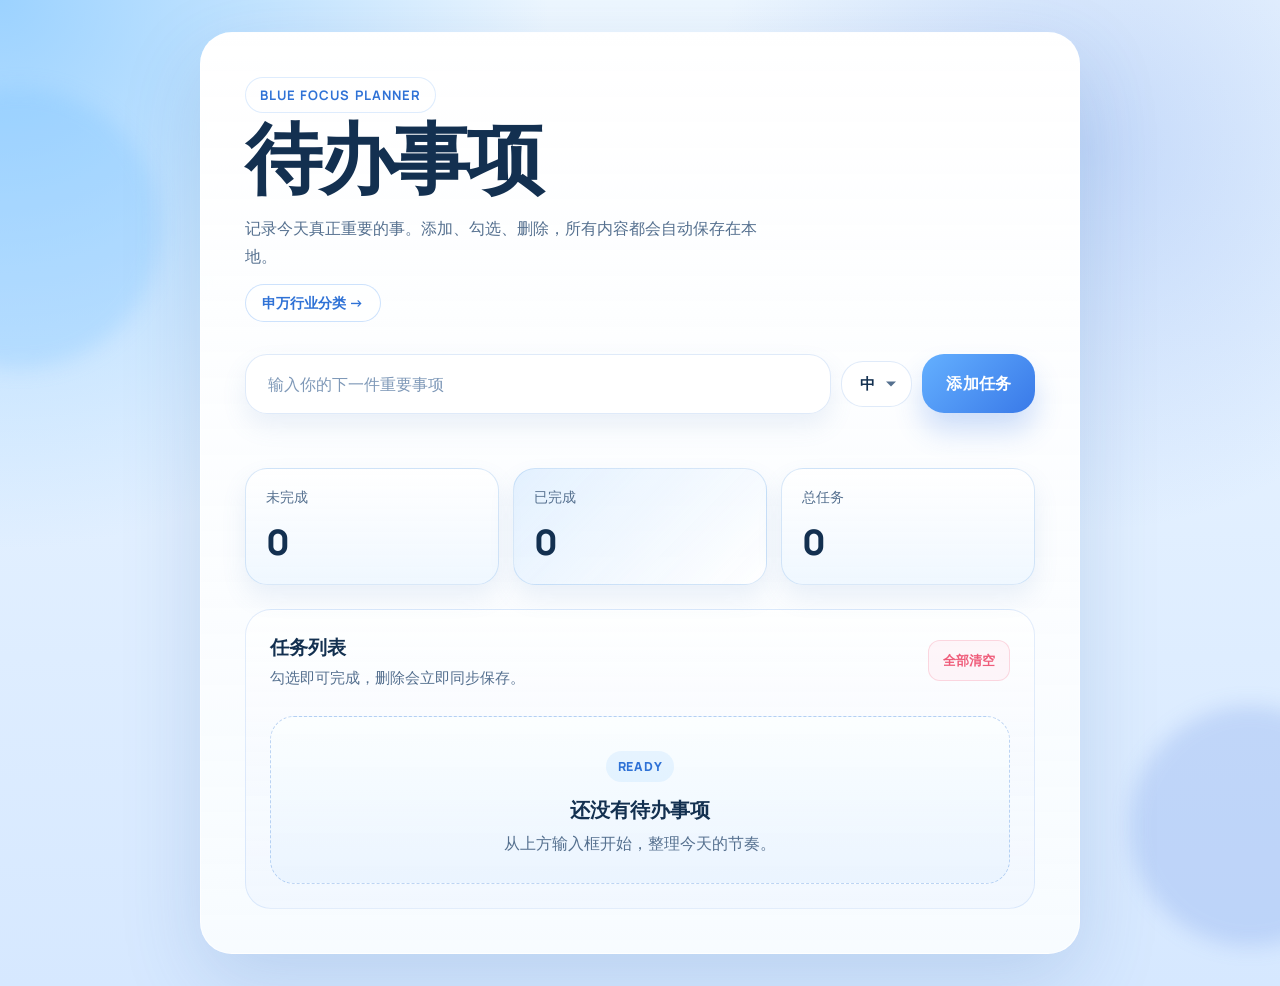
<file: index.html>
<!DOCTYPE html>
<html lang="zh-CN">
  <head>
    <meta charset="UTF-8" />
    <meta name="viewport" content="width=device-width, initial-scale=1.0" />
    <title>清波待办</title>
    <meta
      name="description"
      content="一个清新现代的待办事项应用，支持本地存储、任务统计与响应式布局。"
    />
    <link rel="preconnect" href="https://fonts.googleapis.com" />
    <link rel="preconnect" href="https://fonts.gstatic.com" crossorigin />
    <link
      href="https://fonts.googleapis.com/css2?family=Cormorant+Garamond:wght@500;600;700&family=Manrope:wght@400;500;600;700;800&display=swap"
      rel="stylesheet"
    />
    <link rel="stylesheet" href="./style.css" />
  </head>
  <body>
    <div class="page-shell">
      <div class="ambient ambient-left" aria-hidden="true"></div>
      <div class="ambient ambient-right" aria-hidden="true"></div>

      <main class="app-card">
        <header class="hero">
          <p class="eyebrow">Blue Focus Planner</p>
          <h1>待办事项</h1>
          <p class="hero-copy">
            记录今天真正重要的事。添加、勾选、删除，所有内容都会自动保存在本地。
          </p>
          <nav class="page-nav" aria-label="页面导航">
            <a class="page-nav-link" href="./industry-picker.html">申万行业分类 →</a>
          </nav>
        </header>

        <section class="composer" aria-label="添加待办事项">
          <div class="composer-row">
            <label class="sr-only" for="todo-input">输入任务内容</label>
            <input
              id="todo-input"
              class="todo-input"
              type="text"
              placeholder="输入你的下一件重要事项"
              maxlength="120"
            />
            <div class="priority-select">
              <label class="sr-only" for="priority-input">选择优先级</label>
              <select id="priority-input" class="priority-input">
                <option value="low">低</option>
                <option value="medium" selected>中</option>
                <option value="high">高</option>
              </select>
            </div>
            <button id="add-button" class="add-button" type="button">添加任务</button>
          </div>
        </section>

        <p id="feedback" class="feedback" aria-live="polite"></p>

        <section class="stats-grid" aria-label="任务统计">
          <article class="stat-card">
            <span class="stat-label">未完成</span>
            <strong id="pending-count" class="stat-value">0</strong>
          </article>
          <article class="stat-card stat-card-accent">
            <span class="stat-label">已完成</span>
            <strong id="completed-count" class="stat-value">0</strong>
          </article>
          <article class="stat-card">
            <span class="stat-label">总任务</span>
            <strong id="total-count" class="stat-value">0</strong>
          </article>
        </section>

        <section class="list-panel" aria-label="任务列表">
          <div class="list-head">
            <div>
              <h2>任务列表</h2>
              <p>勾选即可完成，删除会立即同步保存。</p>
            </div>
            <button id="clear-all-button" class="clear-all-button" type="button">
              全部清空
            </button>
          </div>

          <ul id="todo-list" class="todo-list"></ul>

          <div id="empty-state" class="empty-state">
            <span class="empty-badge">Ready</span>
            <h3>还没有待办事项</h3>
            <p>从上方输入框开始，整理今天的节奏。</p>
          </div>
        </section>
      </main>
    </div>

    <script src="./script.js"></script>
  </body>
</html>
</file>
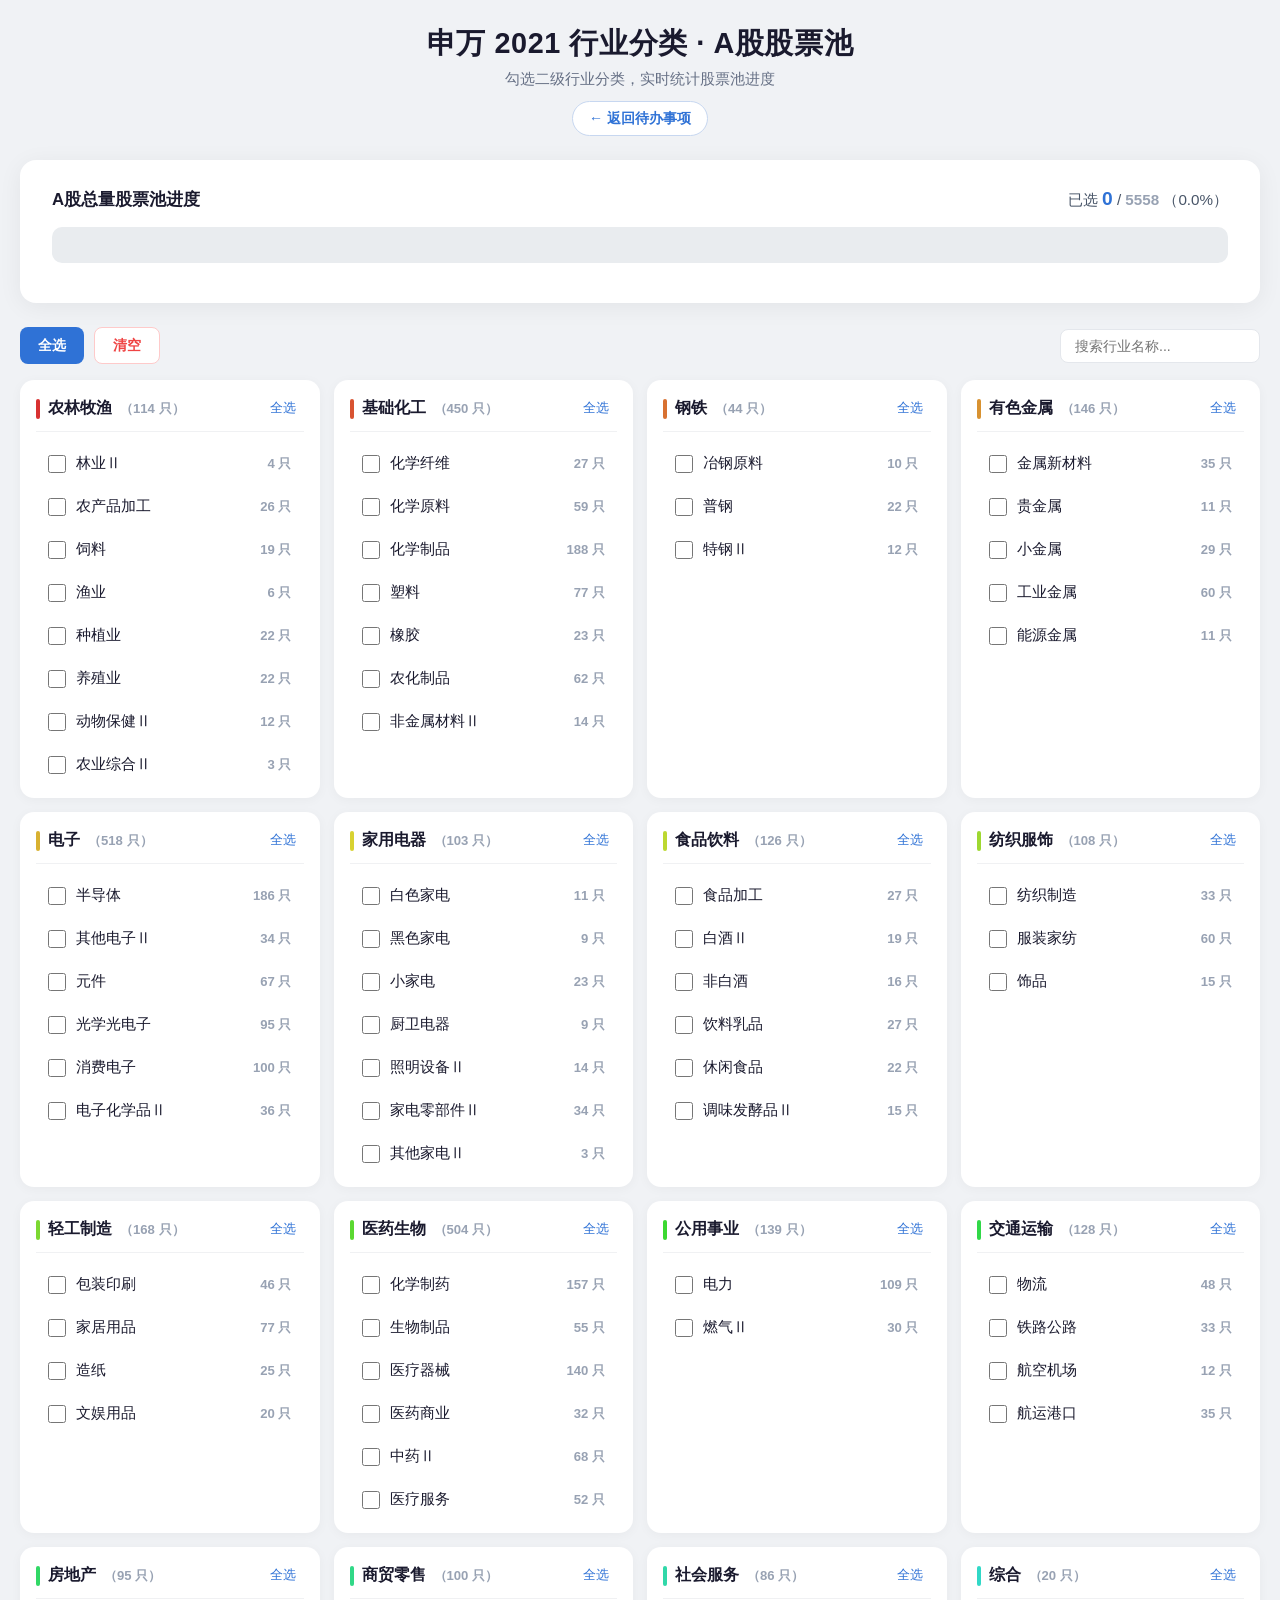
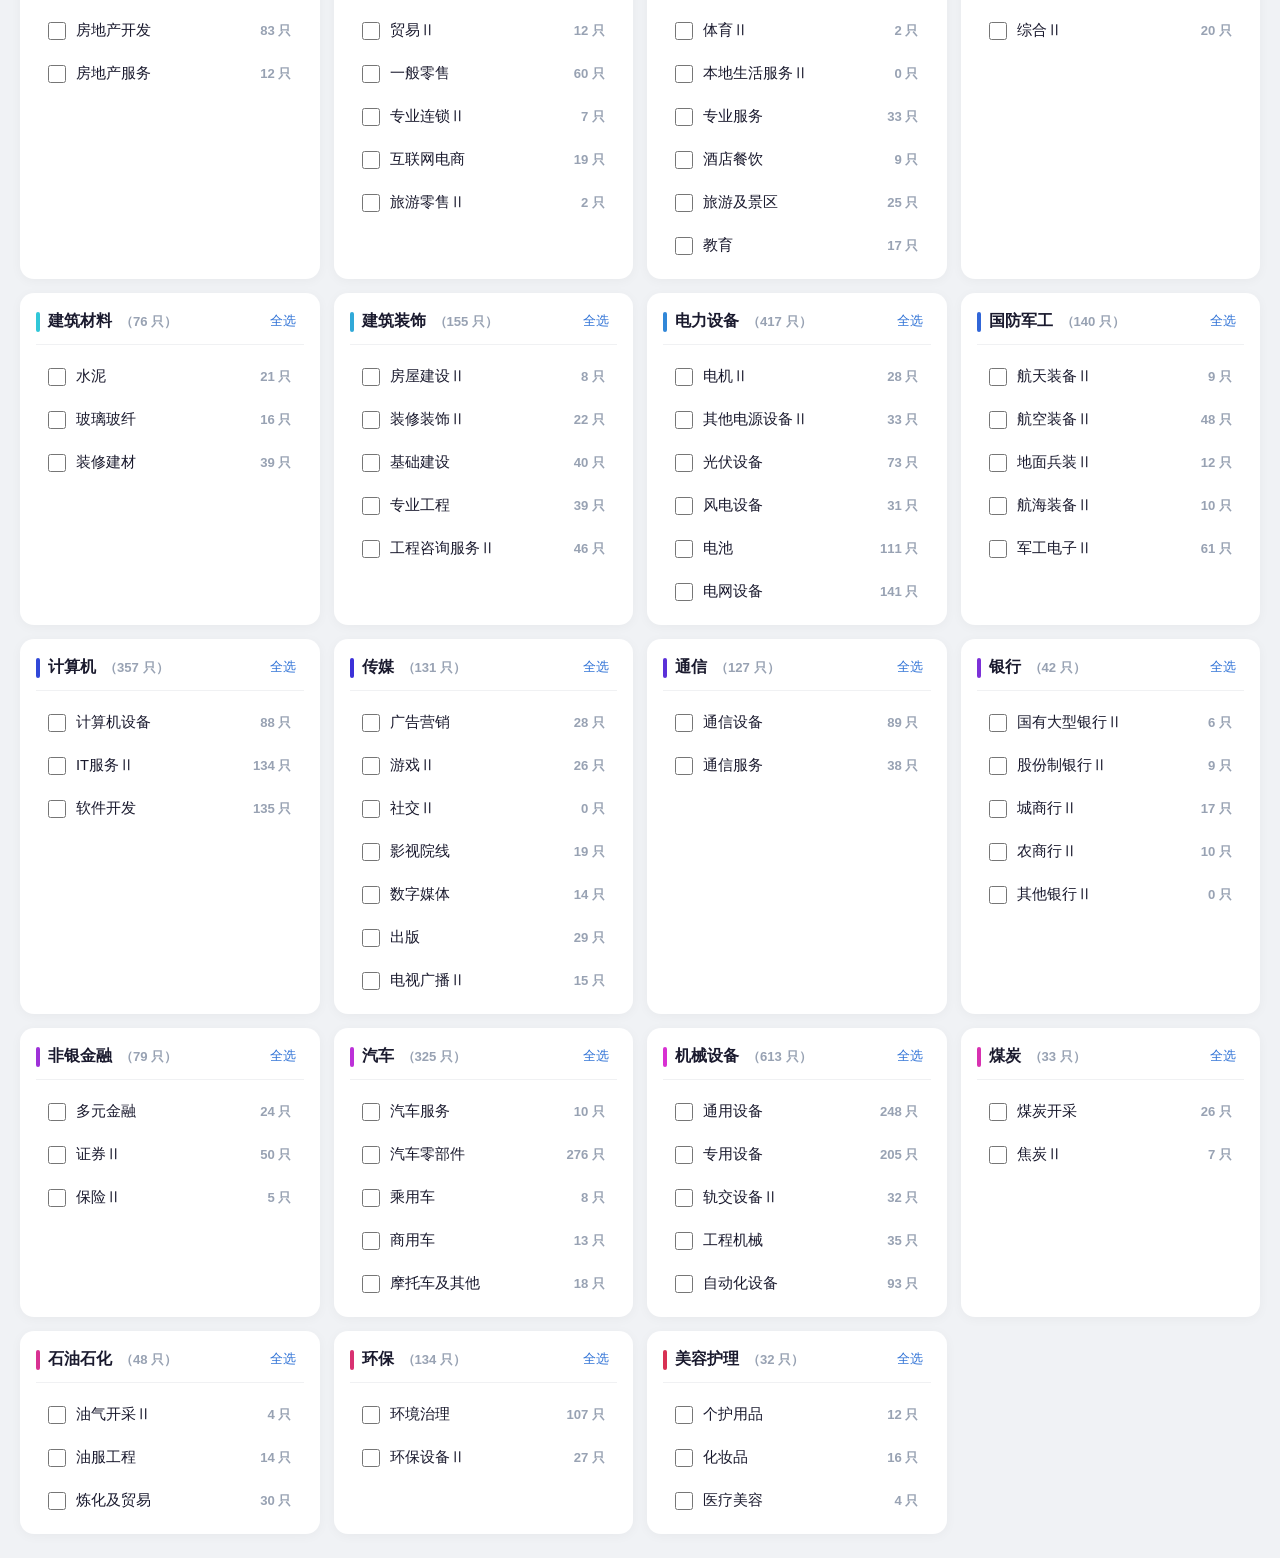
<file: industry-picker.html>
<!DOCTYPE html>
<html lang="zh-CN">
<head>
<meta charset="UTF-8" />
<meta name="viewport" content="width=device-width, initial-scale=1.0" />
<title>申万行业分类 - A股股票池</title>
<style>
* { box-sizing: border-box; margin: 0; padding: 0; }

body {
  font-family: -apple-system, BlinkMacSystemFont, "Segoe UI", "Noto Sans SC", "PingFang SC", sans-serif;
  background: #f0f2f5;
  color: #1a1a2e;
  min-height: 100vh;
  padding: 24px 20px;
}

.container {
  width: 100%;
  max-width: none;
  margin: 0 auto;
}

/* ===== 顶部标题 ===== */
.header {
  text-align: center;
  margin-bottom: 24px;
}
.header h1 {
  font-size: 1.8rem;
  font-weight: 800;
  letter-spacing: 0.02em;
}
.header p {
  margin-top: 6px;
  color: #667085;
  font-size: 0.92rem;
}
.back-link {
  display: inline-block;
  margin-top: 12px;
  padding: 7px 16px;
  border: 1px solid #c7d7f0;
  border-radius: 999px;
  background: #fff;
  color: #2f72d6;
  font-size: 0.88rem;
  font-weight: 600;
  text-decoration: none;
  transition: box-shadow 0.2s ease, transform 0.2s ease;
}
.back-link:hover {
  transform: translateY(-1px);
  box-shadow: 0 4px 12px rgba(47, 114, 214, 0.12);
}

/* ===== 进度条区域 ===== */
.progress-section {
  background: #fff;
  border-radius: 16px;
  padding: 28px 32px;
  box-shadow: 0 4px 24px rgba(0,0,0,0.06);
  margin-bottom: 24px;
}
.progress-header {
  display: flex;
  align-items: baseline;
  justify-content: space-between;
  margin-bottom: 16px;
}
.progress-title {
  font-size: 1.05rem;
  font-weight: 700;
}
.progress-stats {
  font-size: 0.95rem;
  color: #475467;
}
.progress-stats .selected-count {
  font-weight: 800;
  font-size: 1.2rem;
  color: #2f72d6;
}
.progress-stats .total-count {
  font-weight: 600;
  color: #98a2b3;
}

.progress-bar {
  width: 100%;
  height: 36px;
  background: #e9ecef;
  border-radius: 10px;
  overflow: hidden;
  display: flex;
  position: relative;
  transition: box-shadow 0.2s ease;
}
.progress-bar:hover {
  box-shadow: 0 0 0 2px rgba(47,114,214,0.15);
}
.progress-segment {
  height: 100%;
  display: flex;
  align-items: center;
  justify-content: center;
  font-size: 0.72rem;
  color: #fff;
  font-weight: 600;
  text-shadow: 0 1px 3px rgba(0,0,0,0.3);
  white-space: nowrap;
  overflow: hidden;
  text-overflow: ellipsis;
  transition: width 0.3s ease, opacity 0.2s ease;
  cursor: default;
  position: relative;
}
.progress-segment:hover {
  opacity: 0.85;
}
.progress-segment .seg-tooltip {
  display: none;
  position: absolute;
  bottom: 100%;
  left: 50%;
  transform: translateX(-50%);
  background: #1a1a2e;
  color: #fff;
  padding: 6px 12px;
  border-radius: 6px;
  font-size: 0.8rem;
  white-space: nowrap;
  z-index: 100;
  margin-bottom: 6px;
  font-weight: 400;
  text-shadow: none;
}
.progress-segment:hover .seg-tooltip {
  display: block;
}

.progress-legend {
  margin-top: 12px;
  display: flex;
  flex-wrap: wrap;
  gap: 8px;
}
.legend-item {
  display: inline-flex;
  align-items: center;
  gap: 6px;
  font-size: 0.82rem;
  color: #475467;
  cursor: pointer;
  padding: 4px 10px;
  border-radius: 999px;
  background: #f7f9fc;
  transition: background 0.2s ease;
}
.legend-item:hover {
  background: #eef2f7;
}
.legend-item.is-checked {
  background: #e8f0fe;
}
.legend-dot {
  width: 12px;
  height: 12px;
  border-radius: 3px;
  flex-shrink: 0;
}

/* ===== 工具栏 ===== */
.toolbar {
  display: flex;
  align-items: center;
  justify-content: space-between;
  margin-bottom: 16px;
  flex-wrap: wrap;
  gap: 12px;
}
.toolbar-left {
  display: flex;
  gap: 10px;
}
.btn {
  padding: 8px 18px;
  border: none;
  border-radius: 8px;
  font-size: 0.88rem;
  font-weight: 600;
  cursor: pointer;
  transition: all 0.2s ease;
}
.btn-select-all {
  background: #2f72d6;
  color: #fff;
}
.btn-select-all:hover { background: #1e5fb8; }
.btn-clear {
  background: #fff;
  color: #ef4444;
  border: 1px solid #fecaca;
}
.btn-clear:hover { background: #fef2f2; }
.toolbar-search {
  padding: 8px 14px;
  border: 1px solid #e4e7ec;
  border-radius: 8px;
  font-size: 0.88rem;
  width: 200px;
  outline: none;
  transition: border-color 0.2s ease;
}
.toolbar-search:focus {
  border-color: #2f72d6;
}

/* ===== 行业分组区域 ===== */
.industry-groups {
  display: grid;
  grid-template-columns: repeat(auto-fill, minmax(260px, 1fr));
  gap: 14px;
}
.industry-group {
  background: #fff;
  border-radius: 14px;
  padding: 16px;
  box-shadow: 0 2px 12px rgba(0,0,0,0.04);
  transition: box-shadow 0.2s ease;
}
.industry-group:hover {
  box-shadow: 0 4px 20px rgba(0,0,0,0.08);
}
.group-header {
  display: flex;
  align-items: center;
  justify-content: space-between;
  margin-bottom: 14px;
  padding-bottom: 10px;
  border-bottom: 1px solid #f0f1f3;
}
.group-title {
  display: flex;
  align-items: center;
  gap: 8px;
  font-size: 1rem;
  font-weight: 700;
}
.group-color-bar {
  width: 4px;
  height: 20px;
  border-radius: 2px;
}
.group-count {
  font-size: 0.82rem;
  color: #98a2b3;
}
.group-select-btn {
  font-size: 0.8rem;
  color: #2f72d6;
  background: none;
  border: none;
  cursor: pointer;
  padding: 4px 8px;
  border-radius: 4px;
  transition: background 0.2s ease;
}
.group-select-btn:hover {
  background: #e8f0fe;
}

.industry-items {
  display: flex;
  flex-direction: column;
  gap: 8px;
}
.industry-item {
  display: flex;
  align-items: center;
  gap: 10px;
  padding: 8px 12px;
  border-radius: 8px;
  cursor: pointer;
  transition: background 0.15s ease;
}
.industry-item:hover {
  background: #f7f9fc;
}
.industry-item input[type="checkbox"] {
  width: 18px;
  height: 18px;
  cursor: pointer;
  accent-color: var(--item-color, #2f72d6);
  flex-shrink: 0;
}
.industry-item .item-name {
  font-size: 0.92rem;
  flex: 1;
}
.industry-item .item-count {
  font-size: 0.82rem;
  color: #98a2b3;
  font-weight: 600;
}

@media (max-width: 760px) {
  .industry-groups {
    grid-template-columns: 1fr;
  }
  .toolbar-search {
    width: 100%;
  }
  .progress-section {
    padding: 20px 16px;
  }
}
</style>
</head>
<body>

<div class="container">
  <div class="header">
    <h1>申万 2021 行业分类 · A股股票池</h1>
    <p>勾选二级行业分类，实时统计股票池进度</p>
    <a class="back-link" href="./index.html">← 返回待办事项</a>
  </div>

  <!-- 进度条 -->
  <div class="progress-section">
    <div class="progress-header">
      <span class="progress-title">A股总量股票池进度</span>
      <span class="progress-stats">
        已选 <span class="selected-count" id="selected-count">0</span> / <span class="total-count" id="total-count">5558</span>
        （<span id="selected-percent">0.0%</span>）
      </span>
    </div>
    <div class="progress-bar" id="progress-bar"></div>
    <div class="progress-legend" id="progress-legend"></div>
  </div>

  <!-- 工具栏 -->
  <div class="toolbar">
    <div class="toolbar-left">
      <button class="btn btn-select-all" id="btn-select-all">全选</button>
      <button class="btn btn-clear" id="btn-clear">清空</button>
    </div>
    <input type="text" class="toolbar-search" id="search-input" placeholder="搜索行业名称..." />
  </div>

  <!-- 行业分组 -->
  <div class="industry-groups" id="industry-groups"></div>
</div>

<script>
// ===== 申万 2021 行业分类数据 =====
const TOTAL_STOCKS = 5558;
const STORAGE_KEY = "sw-industry-selection";

const INDUSTRY_DATA = [
{"name":"农林牧渔","count":114,"children":[{"name":"林业Ⅱ","count":4},{"name":"农产品加工","count":26},{"name":"饲料","count":19},{"name":"渔业","count":6},{"name":"种植业","count":22},{"name":"养殖业","count":22},{"name":"动物保健Ⅱ","count":12},{"name":"农业综合Ⅱ","count":3}]},
{"name":"基础化工","count":450,"children":[{"name":"化学纤维","count":27},{"name":"化学原料","count":59},{"name":"化学制品","count":188},{"name":"塑料","count":77},{"name":"橡胶","count":23},{"name":"农化制品","count":62},{"name":"非金属材料Ⅱ","count":14}]},
{"name":"钢铁","count":44,"children":[{"name":"冶钢原料","count":10},{"name":"普钢","count":22},{"name":"特钢Ⅱ","count":12}]},
{"name":"有色金属","count":146,"children":[{"name":"金属新材料","count":35},{"name":"贵金属","count":11},{"name":"小金属","count":29},{"name":"工业金属","count":60},{"name":"能源金属","count":11}]},
{"name":"电子","count":518,"children":[{"name":"半导体","count":186},{"name":"其他电子Ⅱ","count":34},{"name":"元件","count":67},{"name":"光学光电子","count":95},{"name":"消费电子","count":100},{"name":"电子化学品Ⅱ","count":36}]},
{"name":"家用电器","count":103,"children":[{"name":"白色家电","count":11},{"name":"黑色家电","count":9},{"name":"小家电","count":23},{"name":"厨卫电器","count":9},{"name":"照明设备Ⅱ","count":14},{"name":"家电零部件Ⅱ","count":34},{"name":"其他家电Ⅱ","count":3}]},
{"name":"食品饮料","count":126,"children":[{"name":"食品加工","count":27},{"name":"白酒Ⅱ","count":19},{"name":"非白酒","count":16},{"name":"饮料乳品","count":27},{"name":"休闲食品","count":22},{"name":"调味发酵品Ⅱ","count":15}]},
{"name":"纺织服饰","count":108,"children":[{"name":"纺织制造","count":33},{"name":"服装家纺","count":60},{"name":"饰品","count":15}]},
{"name":"轻工制造","count":168,"children":[{"name":"包装印刷","count":46},{"name":"家居用品","count":77},{"name":"造纸","count":25},{"name":"文娱用品","count":20}]},
{"name":"医药生物","count":504,"children":[{"name":"化学制药","count":157},{"name":"生物制品","count":55},{"name":"医疗器械","count":140},{"name":"医药商业","count":32},{"name":"中药Ⅱ","count":68},{"name":"医疗服务","count":52}]},
{"name":"公用事业","count":139,"children":[{"name":"电力","count":109},{"name":"燃气Ⅱ","count":30}]},
{"name":"交通运输","count":128,"children":[{"name":"物流","count":48},{"name":"铁路公路","count":33},{"name":"航空机场","count":12},{"name":"航运港口","count":35}]},
{"name":"房地产","count":95,"children":[{"name":"房地产开发","count":83},{"name":"房地产服务","count":12}]},
{"name":"商贸零售","count":100,"children":[{"name":"贸易Ⅱ","count":12},{"name":"一般零售","count":60},{"name":"专业连锁Ⅱ","count":7},{"name":"互联网电商","count":19},{"name":"旅游零售Ⅱ","count":2}]},
{"name":"社会服务","count":86,"children":[{"name":"体育Ⅱ","count":2},{"name":"本地生活服务Ⅱ","count":0},{"name":"专业服务","count":33},{"name":"酒店餐饮","count":9},{"name":"旅游及景区","count":25},{"name":"教育","count":17}]},
{"name":"综合","count":20,"children":[{"name":"综合Ⅱ","count":20}]},
{"name":"建筑材料","count":76,"children":[{"name":"水泥","count":21},{"name":"玻璃玻纤","count":16},{"name":"装修建材","count":39}]},
{"name":"建筑装饰","count":155,"children":[{"name":"房屋建设Ⅱ","count":8},{"name":"装修装饰Ⅱ","count":22},{"name":"基础建设","count":40},{"name":"专业工程","count":39},{"name":"工程咨询服务Ⅱ","count":46}]},
{"name":"电力设备","count":417,"children":[{"name":"电机Ⅱ","count":28},{"name":"其他电源设备Ⅱ","count":33},{"name":"光伏设备","count":73},{"name":"风电设备","count":31},{"name":"电池","count":111},{"name":"电网设备","count":141}]},
{"name":"国防军工","count":140,"children":[{"name":"航天装备Ⅱ","count":9},{"name":"航空装备Ⅱ","count":48},{"name":"地面兵装Ⅱ","count":12},{"name":"航海装备Ⅱ","count":10},{"name":"军工电子Ⅱ","count":61}]},
{"name":"计算机","count":357,"children":[{"name":"计算机设备","count":88},{"name":"IT服务Ⅱ","count":134},{"name":"软件开发","count":135}]},
{"name":"传媒","count":131,"children":[{"name":"广告营销","count":28},{"name":"游戏Ⅱ","count":26},{"name":"社交Ⅱ","count":0},{"name":"影视院线","count":19},{"name":"数字媒体","count":14},{"name":"出版","count":29},{"name":"电视广播Ⅱ","count":15}]},
{"name":"通信","count":127,"children":[{"name":"通信设备","count":89},{"name":"通信服务","count":38}]},
{"name":"银行","count":42,"children":[{"name":"国有大型银行Ⅱ","count":6},{"name":"股份制银行Ⅱ","count":9},{"name":"城商行Ⅱ","count":17},{"name":"农商行Ⅱ","count":10},{"name":"其他银行Ⅱ","count":0}]},
{"name":"非银金融","count":79,"children":[{"name":"多元金融","count":24},{"name":"证券Ⅱ","count":50},{"name":"保险Ⅱ","count":5}]},
{"name":"汽车","count":325,"children":[{"name":"汽车服务","count":10},{"name":"汽车零部件","count":276},{"name":"乘用车","count":8},{"name":"商用车","count":13},{"name":"摩托车及其他","count":18}]},
{"name":"机械设备","count":613,"children":[{"name":"通用设备","count":248},{"name":"专用设备","count":205},{"name":"轨交设备Ⅱ","count":32},{"name":"工程机械","count":35},{"name":"自动化设备","count":93}]},
{"name":"煤炭","count":33,"children":[{"name":"煤炭开采","count":26},{"name":"焦炭Ⅱ","count":7}]},
{"name":"石油石化","count":48,"children":[{"name":"油气开采Ⅱ","count":4},{"name":"油服工程","count":14},{"name":"炼化及贸易","count":30}]},
{"name":"环保","count":134,"children":[{"name":"环境治理","count":107},{"name":"环保设备Ⅱ","count":27}]},
{"name":"美容护理","count":32,"children":[{"name":"个护用品","count":12},{"name":"化妆品","count":16},{"name":"医疗美容","count":4}]}
];

// ===== 为每个一级行业分配颜色（HSL 色环均匀分布） =====
const groupColors = {};
const itemColors = {};
INDUSTRY_DATA.forEach((group, gi) => {
  const hue = Math.round((gi * 360 / INDUSTRY_DATA.length) % 360);
  const baseColor = `hsl(${hue}, 68%, 52%)`;
  groupColors[group.name] = baseColor;
  group.children.forEach((child, ci) => {
    // 同组内亮度微调
    const lightness = 48 + (ci % 3) * 8;
    itemColors[child.name] = `hsl(${hue}, 68%, ${lightness}%)`;
  });
});

// ===== 状态管理 =====
let checkedItems = loadSelection();

function loadSelection() {
  try {
    const saved = localStorage.getItem(STORAGE_KEY);
    if (!saved) return new Set();
    const arr = JSON.parse(saved);
    return new Set(arr);
  } catch (e) {
    return new Set();
  }
}

function saveSelection() {
  localStorage.setItem(STORAGE_KEY, JSON.stringify([...checkedItems]));
}

// ===== 获取已选的二级分类列表（按勾选顺序） =====
// 使用数组维护勾选顺序
let checkedOrder = [];
try {
  const saved = localStorage.getItem(STORAGE_KEY + "-order");
  checkedOrder = saved ? JSON.parse(saved) : [];
  // 过滤掉不在 checkedItems 中的
  checkedOrder = checkedOrder.filter(name => checkedItems.has(name));
  // 加入 checkedItems 中但不在 order 中的
  checkedItems.forEach(name => {
    if (!checkedOrder.includes(name)) checkedOrder.push(name);
  });
} catch (e) {
  checkedOrder = [...checkedItems];
}

function saveOrder() {
  localStorage.setItem(STORAGE_KEY + "-order", JSON.stringify(checkedOrder));
}

// ===== DOM 元素 =====
const groupsContainer = document.getElementById("industry-groups");
const progressBar = document.getElementById("progress-bar");
const progressLegend = document.getElementById("progress-legend");
const selectedCountEl = document.getElementById("selected-count");
const selectedPercentEl = document.getElementById("selected-percent");
const totalCountEl = document.getElementById("total-count");
totalCountEl.textContent = TOTAL_STOCKS;

// ===== 渲染行业分组 =====
function renderGroups() {
  groupsContainer.innerHTML = "";
  const searchTerm = document.getElementById("search-input").value.trim().toLowerCase();

  INDUSTRY_DATA.forEach(group => {
    let children = group.children;
    if (searchTerm) {
      const matchGroup = group.name.toLowerCase().includes(searchTerm);
      children = children.filter(c =>
        c.name.toLowerCase().includes(searchTerm) || matchGroup
      );
      if (children.length === 0) return;
    }

    const groupEl = document.createElement("div");
    groupEl.className = "industry-group";

    const groupColor = groupColors[group.name];

    // 分组标题
    const header = document.createElement("div");
    header.className = "group-header";
    header.innerHTML = `
      <div class="group-title">
        <span class="group-color-bar" style="background:${groupColor}"></span>
        <span>${group.name}</span>
        <span class="group-count">（${group.count} 只）</span>
      </div>
      <button class="group-select-btn" data-group="${group.name}">全选</button>
    `;
    groupEl.appendChild(header);

    // 二级分类列表
    const itemsEl = document.createElement("div");
    itemsEl.className = "industry-items";

    children.forEach(child => {
      const itemEl = document.createElement("label");
      itemEl.className = "industry-item";
      itemEl.style.setProperty("--item-color", itemColors[child.name]);
      const isChecked = checkedItems.has(child.name);
      itemEl.innerHTML = `
        <input type="checkbox" data-name="${child.name}" data-count="${child.count}" ${isChecked ? "checked" : ""} />
        <span class="item-name">${child.name}</span>
        <span class="item-count">${child.count} 只</span>
      `;
      itemsEl.appendChild(itemEl);
    });

    groupEl.appendChild(itemsEl);
    groupsContainer.appendChild(groupEl);
  });

  // 绑定事件
  groupsContainer.querySelectorAll('input[type="checkbox"]').forEach(cb => {
    cb.addEventListener("change", handleToggle);
  });
  groupsContainer.querySelectorAll(".group-select-btn").forEach(btn => {
    btn.addEventListener("click", handleGroupSelect);
  });
}

// ===== 渲染进度条 =====
function renderProgress() {
  let selectedTotal = 0;
  const segments = [];

  // 按 checkedOrder 顺序构建色段
  checkedOrder.forEach(name => {
    if (!checkedItems.has(name)) return;
    // 查找数量
    let count = 0;
    for (const group of INDUSTRY_DATA) {
      for (const child of group.children) {
        if (child.name === name) { count = child.count; break; }
      }
      if (count) break;
    }
    if (count === 0) return;
    selectedTotal += count;
    segments.push({ name, count, color: itemColors[name] || "#999" });
  });

  // 进度条
  progressBar.innerHTML = "";
  segments.forEach(seg => {
    const widthPct = (seg.count / TOTAL_STOCKS * 100).toFixed(2);
    const segEl = document.createElement("div");
    segEl.className = "progress-segment";
    segEl.style.width = widthPct + "%";
    segEl.style.background = seg.color;
    // 只有宽度足够时才显示文字
    if (parseFloat(widthPct) > 3) {
      segEl.textContent = seg.count;
    }
    segEl.title = `${seg.name}（${seg.count} 只）`;
    progressBar.appendChild(segEl);
  });

  // 统计数字
  selectedCountEl.textContent = selectedTotal;
  selectedPercentEl.textContent = (selectedTotal / TOTAL_STOCKS * 100).toFixed(1) + "%";

  // 图例
  renderLegend(segments);
}

// ===== 渲染图例 =====
function renderLegend(segments) {
  progressLegend.innerHTML = "";
  if (segments.length === 0) return;

  segments.forEach(seg => {
    const item = document.createElement("span");
    item.className = "legend-item is-checked";
    item.innerHTML = `
      <span class="legend-dot" style="background:${seg.color}"></span>
      ${seg.name}（${seg.count}）
    `;
    item.addEventListener("click", () => {
      // 点击图例取消勾选
      toggleItem(seg.name);
    });
    progressLegend.appendChild(item);
  });
}

// ===== 交互处理 =====
function handleToggle(e) {
  const name = e.target.dataset.name;
  toggleItem(name);
}

function toggleItem(name) {
  if (checkedItems.has(name)) {
    checkedItems.delete(name);
    checkedOrder = checkedOrder.filter(n => n !== name);
  } else {
    checkedItems.add(name);
    checkedOrder.push(name);
  }
  saveSelection();
  saveOrder();
  // 更新复选框 UI
  const cb = groupsContainer.querySelector(`input[data-name="${name}"]`);
  if (cb) cb.checked = checkedItems.has(name);
  renderProgress();
}

function handleGroupSelect(e) {
  const groupName = e.target.dataset.group;
  const group = INDUSTRY_DATA.find(g => g.name === groupName);
  if (!group) return;

  // 判断是否全部已选
  const allChecked = group.children.every(c => checkedItems.has(c.name));
  if (allChecked) {
    // 取消全选
    group.children.forEach(c => {
      checkedItems.delete(c.name);
      checkedOrder = checkedOrder.filter(n => n !== c.name);
    });
    e.target.textContent = "全选";
  } else {
    // 全选
    group.children.forEach(c => {
      if (!checkedItems.has(c.name)) {
        checkedItems.add(c.name);
        checkedOrder.push(c.name);
      }
    });
    e.target.textContent = "取消";
  }
  saveSelection();
  saveOrder();
  renderGroups();
  renderProgress();
}

// 全选
document.getElementById("btn-select-all").addEventListener("click", () => {
  INDUSTRY_DATA.forEach(group => {
    group.children.forEach(c => {
      if (!checkedItems.has(c.name)) {
        checkedItems.add(c.name);
        checkedOrder.push(c.name);
      }
    });
  });
  saveSelection();
  saveOrder();
  renderGroups();
  renderProgress();
});

// 清空
document.getElementById("btn-clear").addEventListener("click", () => {
  checkedItems.clear();
  checkedOrder = [];
  saveSelection();
  saveOrder();
  renderGroups();
  renderProgress();
});

// 搜索
document.getElementById("search-input").addEventListener("input", renderGroups);

// ===== 初始化 =====
renderGroups();
renderProgress();
</script>
</body>
</html>
</file>
<file: style.css>
:root {
  --bg-top: #eef7ff;
  --bg-bottom: #d6e8ff;
  --surface: rgba(255, 255, 255, 0.78);
  --surface-strong: rgba(255, 255, 255, 0.94);
  --surface-soft: rgba(244, 250, 255, 0.88);
  --line: rgba(120, 171, 231, 0.28);
  --text-main: #133050;
  --text-soft: #55708f;
  --text-faint: #7f99b8;
  --blue-strong: #2f72d6;
  --blue-mid: #5b9ef4;
  --blue-soft: #dcedff;
  --danger: #ef5c7a;
  --shadow-lg: 0 28px 80px rgba(56, 105, 174, 0.18);
  --shadow-md: 0 18px 40px rgba(72, 123, 193, 0.16);
  --shadow-sm: 0 12px 24px rgba(102, 143, 201, 0.12);
  --radius-xl: 32px;
  --radius-lg: 22px;
  --radius-md: 16px;
  --radius-sm: 12px;
}

* {
  box-sizing: border-box;
}

html {
  font-size: 16px;
}

body {
  margin: 0;
  min-height: 100vh;
  font-family: "Manrope", sans-serif;
  color: var(--text-main);
  background:
    radial-gradient(circle at top left, rgba(142, 204, 255, 0.85), transparent 34%),
    radial-gradient(circle at 85% 15%, rgba(105, 152, 238, 0.3), transparent 28%),
    linear-gradient(180deg, var(--bg-top) 0%, var(--bg-bottom) 100%);
}

button,
input {
  font: inherit;
}

.page-shell {
  position: relative;
  min-height: 100vh;
  padding: 32px 20px;
  overflow: hidden;
}

.ambient {
  position: absolute;
  border-radius: 999px;
  filter: blur(10px);
  pointer-events: none;
}

.ambient-left {
  top: 88px;
  left: -120px;
  width: 280px;
  height: 280px;
  background: rgba(110, 188, 255, 0.24);
}

.ambient-right {
  right: -90px;
  bottom: 40px;
  width: 240px;
  height: 240px;
  background: rgba(70, 117, 223, 0.18);
}

.app-card {
  position: relative;
  z-index: 1;
  width: min(100%, 880px);
  margin: 0 auto;
  padding: 44px;
  border: 1px solid rgba(255, 255, 255, 0.7);
  border-radius: var(--radius-xl);
  background:
    linear-gradient(180deg, rgba(255, 255, 255, 0.96), rgba(247, 251, 255, 0.82)),
    rgba(255, 255, 255, 0.82);
  box-shadow: var(--shadow-lg);
  backdrop-filter: blur(20px);
}

.hero {
  margin-bottom: 32px;
}

.eyebrow {
  display: inline-flex;
  margin: 0 0 14px;
  padding: 8px 14px;
  border: 1px solid rgba(91, 158, 244, 0.2);
  border-radius: 999px;
  background: rgba(255, 255, 255, 0.7);
  color: var(--blue-strong);
  font-size: 0.82rem;
  font-weight: 700;
  letter-spacing: 0.08em;
  text-transform: uppercase;
}

.hero h1 {
  margin: 0;
  font-family: "Cormorant Garamond", serif;
  font-size: clamp(3rem, 8vw, 4.8rem);
  line-height: 0.92;
  letter-spacing: -0.04em;
}

.hero-copy {
  width: min(100%, 520px);
  margin: 16px 0 0;
  color: var(--text-soft);
  font-size: 1rem;
  line-height: 1.75;
}

.page-nav {
  margin-top: 14px;
}

.page-nav-link {
  display: inline-block;
  padding: 8px 16px;
  border: 1px solid rgba(91, 158, 244, 0.3);
  border-radius: 999px;
  background: rgba(255, 255, 255, 0.7);
  color: var(--blue-strong);
  font-size: 0.9rem;
  font-weight: 700;
  text-decoration: none;
  transition: transform 180ms ease, box-shadow 180ms ease;
}

.page-nav-link:hover {
  transform: translateY(-1px);
  box-shadow: var(--shadow-sm);
}

.composer {
  display: flex;
  flex-direction: column;
  gap: 10px;
  margin-bottom: 12px;
}

.composer-row {
  display: grid;
  grid-template-columns: minmax(0, 1fr) auto auto;
  gap: 10px;
  align-items: center;
}

.priority-select {
  position: relative;
}

.priority-input {
  padding: 14px 18px;
  border: 1px solid rgba(111, 159, 227, 0.22);
  border-radius: var(--radius-lg);
  background: var(--surface-strong);
  color: var(--text-main);
  font-size: 0.92rem;
  font-weight: 600;
  cursor: pointer;
  outline: none;
  appearance: none;
  background-image: url("data:image/svg+xml,%3Csvg xmlns='http://www.w3.org/2000/svg' width='12' height='8' viewBox='0 0 12 8'%3E%3Cpath fill='%2355708f' d='M1 1.5l5 5 5-5'/%3E%3C/svg%3E");
  background-repeat: no-repeat;
  background-position: right 14px center;
  padding-right: 36px;
  transition: border-color 180ms ease, box-shadow 180ms ease;
}

.priority-input:focus {
  border-color: rgba(47, 114, 214, 0.5);
  box-shadow: 0 0 0 4px rgba(91, 158, 244, 0.12);
}

.priority-badge {
  display: inline-flex;
  padding: 3px 10px;
  border-radius: 999px;
  font-size: 0.78rem;
  font-weight: 700;
  letter-spacing: 0.04em;
  text-transform: uppercase;
}

.priority-badge.high {
  background: rgba(239, 92, 122, 0.12);
  color: #c73e5a;
}

.priority-badge.medium {
  background: rgba(245, 166, 35, 0.12);
  color: #c27d0e;
}

.priority-badge.low {
  background: rgba(82, 196, 130, 0.12);
  color: #2e8f5c;
}

.todo-item.priority-high {
  border-left: 4px solid #ef5c7a;
}

.todo-item.priority-medium {
  border-left: 4px solid #f5a623;
}

.todo-item.priority-low {
  border-left: 4px solid #52c482;
}

.todo-input {
  width: 100%;
  padding: 18px 22px;
  border: 1px solid rgba(111, 159, 227, 0.22);
  border-radius: var(--radius-lg);
  background: var(--surface-strong);
  color: var(--text-main);
  box-shadow: inset 0 1px 0 rgba(255, 255, 255, 0.6), var(--shadow-sm);
  outline: none;
  transition: border-color 180ms ease, box-shadow 180ms ease, transform 180ms ease;
}

.todo-input::placeholder {
  color: var(--text-faint);
}

.todo-input:focus {
  border-color: rgba(47, 114, 214, 0.5);
  box-shadow:
    0 0 0 6px rgba(91, 158, 244, 0.12),
    inset 0 1px 0 rgba(255, 255, 255, 0.8),
    var(--shadow-sm);
  transform: translateY(-1px);
}

.add-button {
  padding: 18px 24px;
  border: none;
  border-radius: var(--radius-lg);
  background: linear-gradient(135deg, #64b0ff, #3979e8);
  color: #ffffff;
  font-weight: 800;
  letter-spacing: 0.01em;
  box-shadow: 0 18px 28px rgba(57, 121, 232, 0.24);
  cursor: pointer;
  transition: transform 180ms ease, box-shadow 180ms ease, filter 180ms ease;
}

.add-button:hover {
  transform: translateY(-2px);
  box-shadow: 0 22px 34px rgba(57, 121, 232, 0.28);
  filter: saturate(1.05);
}

.add-button:active {
  transform: translateY(0);
}

.feedback {
  min-height: 24px;
  margin: 0 0 18px;
  color: var(--danger);
  font-size: 0.92rem;
}

.stats-grid {
  display: grid;
  grid-template-columns: repeat(3, minmax(0, 1fr));
  gap: 14px;
  margin-bottom: 24px;
}

.stat-card {
  padding: 18px 20px;
  border: 1px solid var(--line);
  border-radius: var(--radius-lg);
  background: linear-gradient(180deg, rgba(255, 255, 255, 0.94), rgba(239, 247, 255, 0.9));
  box-shadow: var(--shadow-sm);
}

.stat-card-accent {
  background: linear-gradient(135deg, rgba(101, 176, 255, 0.16), rgba(255, 255, 255, 0.96));
}

.stat-label {
  display: block;
  color: var(--text-soft);
  font-size: 0.9rem;
  margin-bottom: 10px;
}

.stat-value {
  font-size: clamp(1.65rem, 4vw, 2.2rem);
  font-weight: 800;
}

.list-panel {
  padding: 24px;
  border: 1px solid rgba(115, 166, 233, 0.2);
  border-radius: calc(var(--radius-xl) - 6px);
  background: linear-gradient(180deg, rgba(255, 255, 255, 0.8), rgba(239, 246, 255, 0.72));
  box-shadow: inset 0 1px 0 rgba(255, 255, 255, 0.8);
}

.list-head {
  display: flex;
  align-items: center;
  justify-content: space-between;
  margin-bottom: 18px;
}

.list-head h2 {
  margin: 0 0 6px;
  font-size: 1.2rem;
}

.list-head p {
  margin: 0;
  color: var(--text-soft);
  font-size: 0.92rem;
}

.todo-list {
  display: flex;
  flex-direction: column;
  gap: 12px;
  margin: 0;
  padding: 0;
  list-style: none;
}

.todo-item {
  display: grid;
  grid-template-columns: auto minmax(0, 1fr) auto;
  gap: 14px;
  align-items: center;
  padding: 16px 18px;
  border: 1px solid rgba(113, 163, 231, 0.18);
  border-radius: 18px;
  background: var(--surface);
  box-shadow: var(--shadow-sm);
  transition: transform 180ms ease, box-shadow 180ms ease, border-color 180ms ease;
}

.todo-item:hover {
  transform: translateY(-1px);
  border-color: rgba(47, 114, 214, 0.26);
  box-shadow: var(--shadow-md);
}

.check-wrap {
  position: relative;
  width: 28px;
  height: 28px;
}

.todo-checkbox {
  position: absolute;
  inset: 0;
  margin: 0;
  opacity: 0;
  cursor: pointer;
}

.check-mark {
  display: block;
  width: 28px;
  height: 28px;
  border: 2px solid rgba(89, 139, 220, 0.4);
  border-radius: 10px;
  background: rgba(255, 255, 255, 0.9);
  box-shadow: inset 0 1px 0 rgba(255, 255, 255, 0.7);
  transition: all 180ms ease;
}

.todo-checkbox:focus-visible + .check-mark {
  box-shadow: 0 0 0 5px rgba(91, 158, 244, 0.16);
}

.todo-checkbox:checked + .check-mark {
  border-color: transparent;
  background:
    linear-gradient(135deg, rgba(96, 178, 255, 1), rgba(48, 115, 218, 1));
}

.todo-checkbox:checked + .check-mark::after {
  content: "";
  position: absolute;
  top: 7px;
  left: 10px;
  width: 6px;
  height: 11px;
  border-right: 2px solid #ffffff;
  border-bottom: 2px solid #ffffff;
  transform: rotate(42deg);
}

.todo-content {
  min-width: 0;
}

.todo-text {
  margin: 0;
  font-size: 1rem;
  line-height: 1.55;
  word-break: break-word;
}

.todo-meta {
  margin-top: 6px;
  color: var(--text-faint);
  font-size: 0.82rem;
}

.todo-item.is-completed .todo-text {
  color: var(--text-faint);
  text-decoration: line-through;
  text-decoration-thickness: 2px;
}

.todo-actions {
  display: flex;
  gap: 6px;
}

.edit-button,
.save-button,
.cancel-button,
.delete-button,
.clear-all-button {
  padding: 10px 14px;
  border: 1px solid rgba(120, 171, 231, 0.25);
  border-radius: 12px;
  background: rgba(255, 255, 255, 0.92);
  color: var(--text-soft);
  font-size: 0.82rem;
  font-weight: 700;
  cursor: pointer;
  transition: transform 180ms ease, background-color 180ms ease, box-shadow 180ms ease, color 180ms ease;
}

.edit-button:hover,
.save-button:hover,
.cancel-button:hover {
  transform: translateY(-1px);
  background: rgba(239, 246, 255, 0.98);
  box-shadow: 0 14px 24px rgba(91, 158, 244, 0.12);
  color: var(--blue-strong);
}

.delete-button {
  border-color: rgba(239, 92, 122, 0.16);
  color: var(--danger);
}

.delete-button:hover {
  transform: translateY(-1px);
  background: rgba(255, 241, 245, 0.98);
  box-shadow: 0 14px 24px rgba(239, 92, 122, 0.12);
}

.clear-all-button {
  border-color: rgba(239, 92, 122, 0.2);
  color: var(--danger);
  background: rgba(255, 241, 245, 0.6);
}

.clear-all-button:hover {
  transform: translateY(-1px);
  background: rgba(255, 241, 245, 0.98);
  box-shadow: 0 14px 24px rgba(239, 92, 122, 0.12);
}

.todo-item.is-editing .todo-content {
  display: none;
}

.edit-form {
  display: none;
  gap: 8px;
  align-items: center;
}

.todo-item.is-editing .edit-form {
  display: flex;
}

.edit-input {
  flex: 1;
  padding: 10px 14px;
  border: 1px solid rgba(47, 114, 214, 0.3);
  border-radius: 12px;
  background: var(--surface-strong);
  color: var(--text-main);
  font-size: 0.95rem;
  outline: none;
}

.edit-input:focus {
  box-shadow: 0 0 0 4px rgba(91, 158, 244, 0.12);
}

.empty-state {
  display: none;
  margin-top: 10px;
  padding: 34px 20px 28px;
  border: 1px dashed rgba(96, 150, 226, 0.4);
  border-radius: 24px;
  background: linear-gradient(180deg, rgba(252, 254, 255, 0.86), rgba(233, 244, 255, 0.88));
  text-align: center;
}

.empty-state.is-visible {
  display: block;
}

.empty-badge {
  display: inline-flex;
  margin-bottom: 14px;
  padding: 7px 12px;
  border-radius: 999px;
  background: rgba(97, 176, 255, 0.12);
  color: var(--blue-strong);
  font-size: 0.78rem;
  font-weight: 800;
  letter-spacing: 0.06em;
  text-transform: uppercase;
}

.empty-state h3 {
  margin: 0 0 8px;
  font-size: 1.22rem;
}

.empty-state p {
  margin: 0;
  color: var(--text-soft);
}

.sr-only {
  position: absolute;
  width: 1px;
  height: 1px;
  padding: 0;
  margin: -1px;
  overflow: hidden;
  clip: rect(0, 0, 0, 0);
  white-space: nowrap;
  border: 0;
}

@media (max-width: 760px) {
  .page-shell {
    padding: 20px 14px;
  }

  .app-card {
    padding: 28px 18px;
    border-radius: 28px;
  }

  .composer-row {
    grid-template-columns: 1fr;
  }

  .stats-grid {
    grid-template-columns: 1fr;
  }

  .list-panel {
    padding: 18px;
  }

  .todo-item {
    grid-template-columns: auto minmax(0, 1fr);
  }

  .todo-actions {
    grid-column: 2;
    justify-self: start;
  }

  .todo-item.is-editing {
    grid-template-columns: 1fr;
  }

  .todo-item.is-editing .check-wrap {
    display: none;
  }

  .todo-item.is-editing .edit-form {
    grid-column: 1 / -1;
    width: 100%;
  }
}

@media (max-width: 480px) {
  .hero h1 {
    font-size: 3.2rem;
  }

  .hero-copy {
    font-size: 0.94rem;
  }

  .todo-input,
  .add-button {
    padding: 16px 18px;
  }

  .todo-item {
    padding: 14px;
    gap: 12px;
  }
}
</file>
